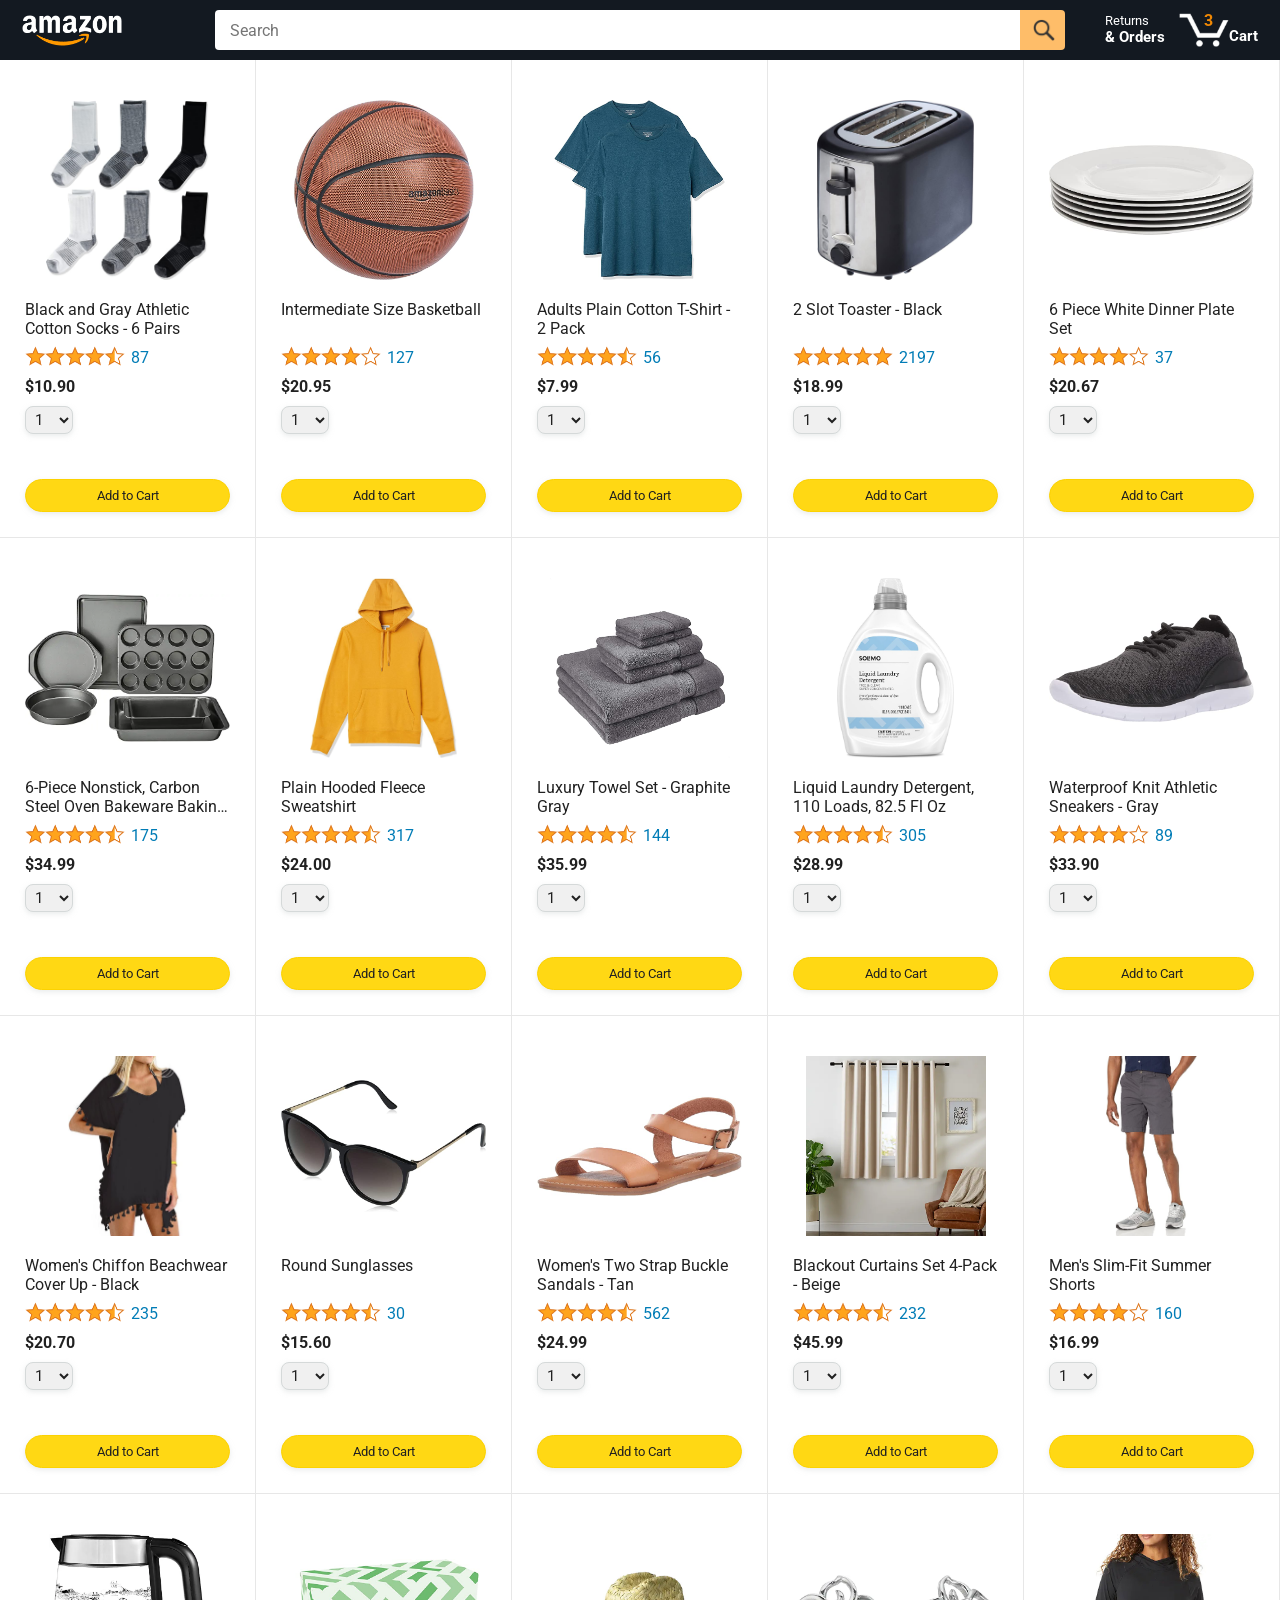
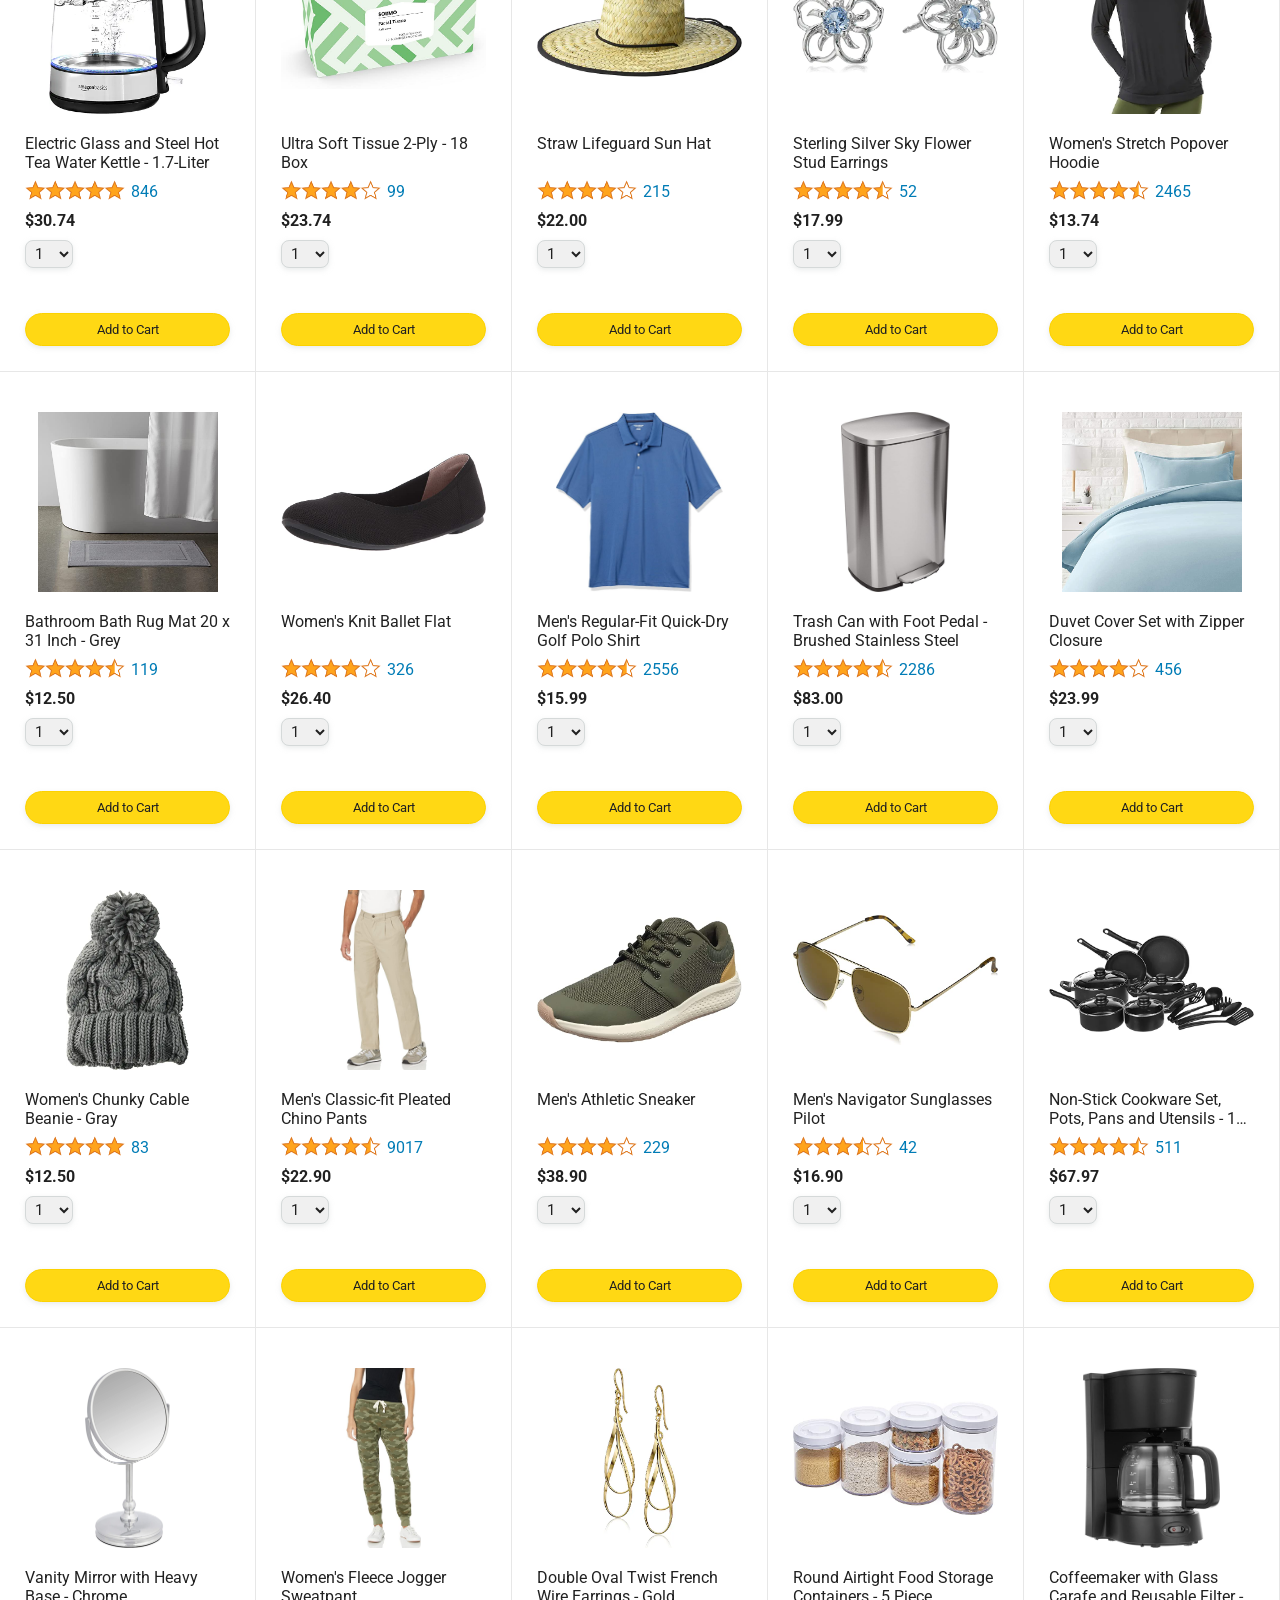
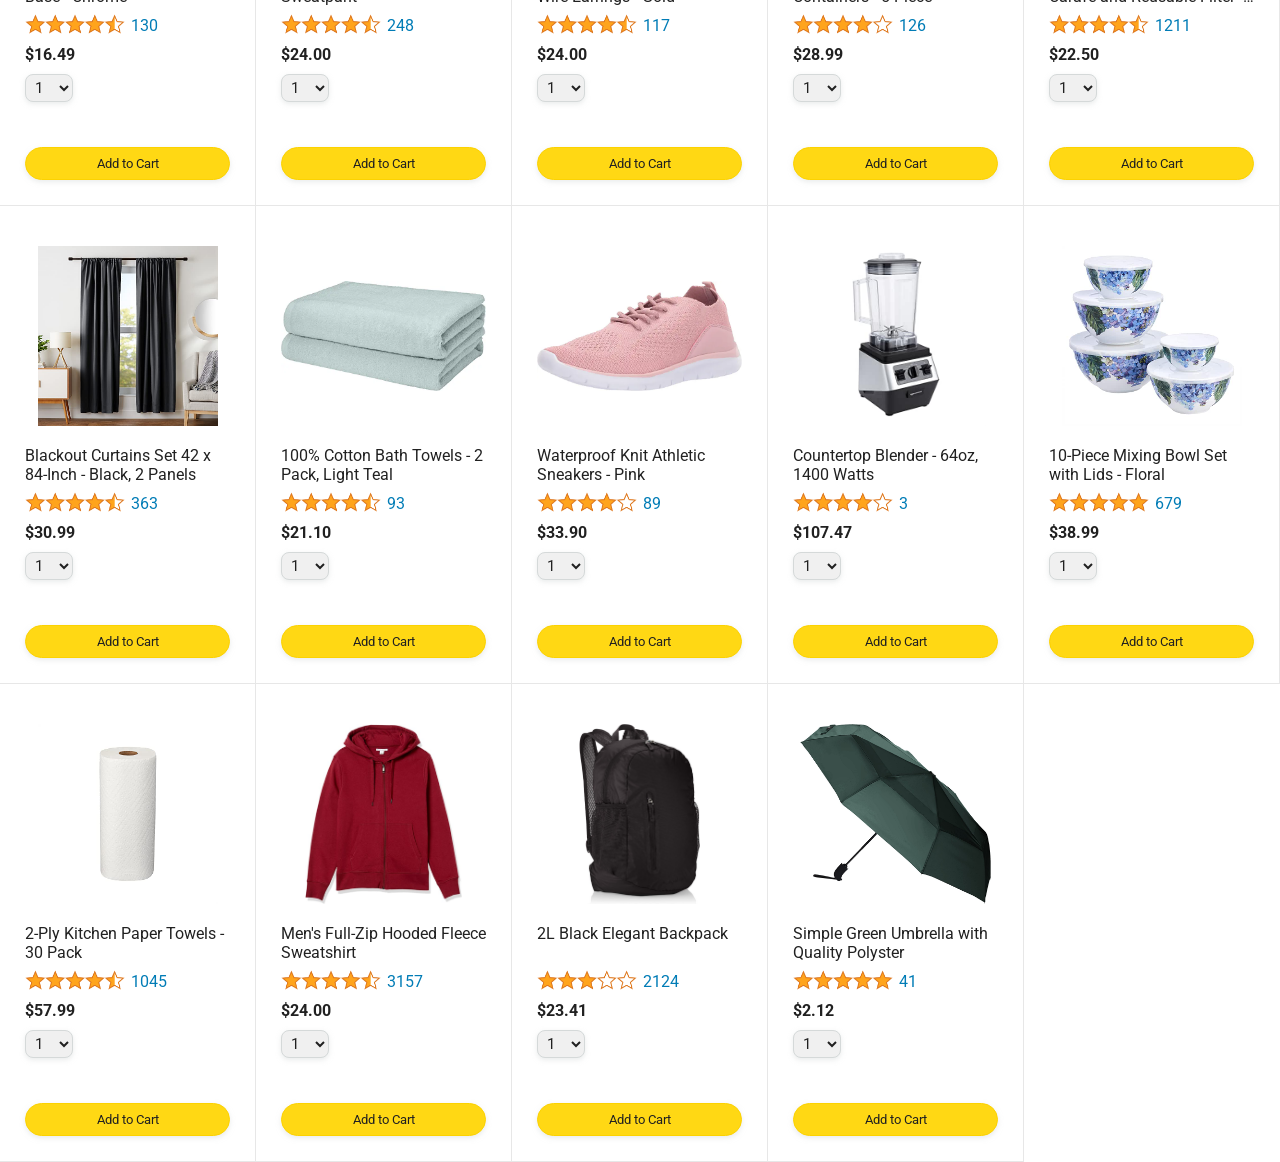
<file: index.html>
<!DOCTYPE html>
<html>
  <head>
    <title>Amazon Project</title>


    <meta name="viewport" content="width=device-width, initial-scale=1">

    <link rel="preconnect" href="https://fonts.googleapis.com">
    <link rel="preconnect" href="https://fonts.gstatic.com" crossorigin>
    <link href="https://fonts.googleapis.com/css2?family=Roboto:wght@400;500;700&display=swap" rel="stylesheet">

        <link rel="stylesheet" href="styles/shared/general.css">
    <link rel="stylesheet" href="styles/shared/amazon-header.css">
    <link rel="stylesheet" href="styles/pages/amazon.css">
  </head>
  <body>
    <div class="amazon-header">
      <div class="amazon-header-left-section">
      <a href="index.html" class="header-link">
          <img class="amazon-logo"
            src="images/amazon-logo-white.png">
          <img class="amazon-mobile-logo"
            src="images/amazon-mobile-logo-white.png">
        </a>
      </div>

      <div class="amazon-header-middle-section">
        <input class="search-bar" type="text" placeholder="Search">

        <button class="search-button">
          <img class="search-icon" src="images/icons/search-icon.png">
        </button>
      </div>

      <div class="amazon-header-right-section">
        <a class="orders-link header-link" href="orders.html">
          <span class="returns-text">Returns</span>
          <span class="orders-text">& Orders</span>
        </a>

        <a class="cart-link header-link" href="checkout.html">
          <img class="cart-icon" src="images/icons/cart-icon.png">
          <div class="cart-quantity js-cart-quantity"></div>
          <div class="cart-text">Cart</div>
        </a>
      </div>
    </div>
    
    <div class="main">
      <div class="products-grid js-products-grid">
        
      </div>
    </div>
    
    <script type="module" src="scripts/amazon.js"></script>
  </body>
</html>
</file>
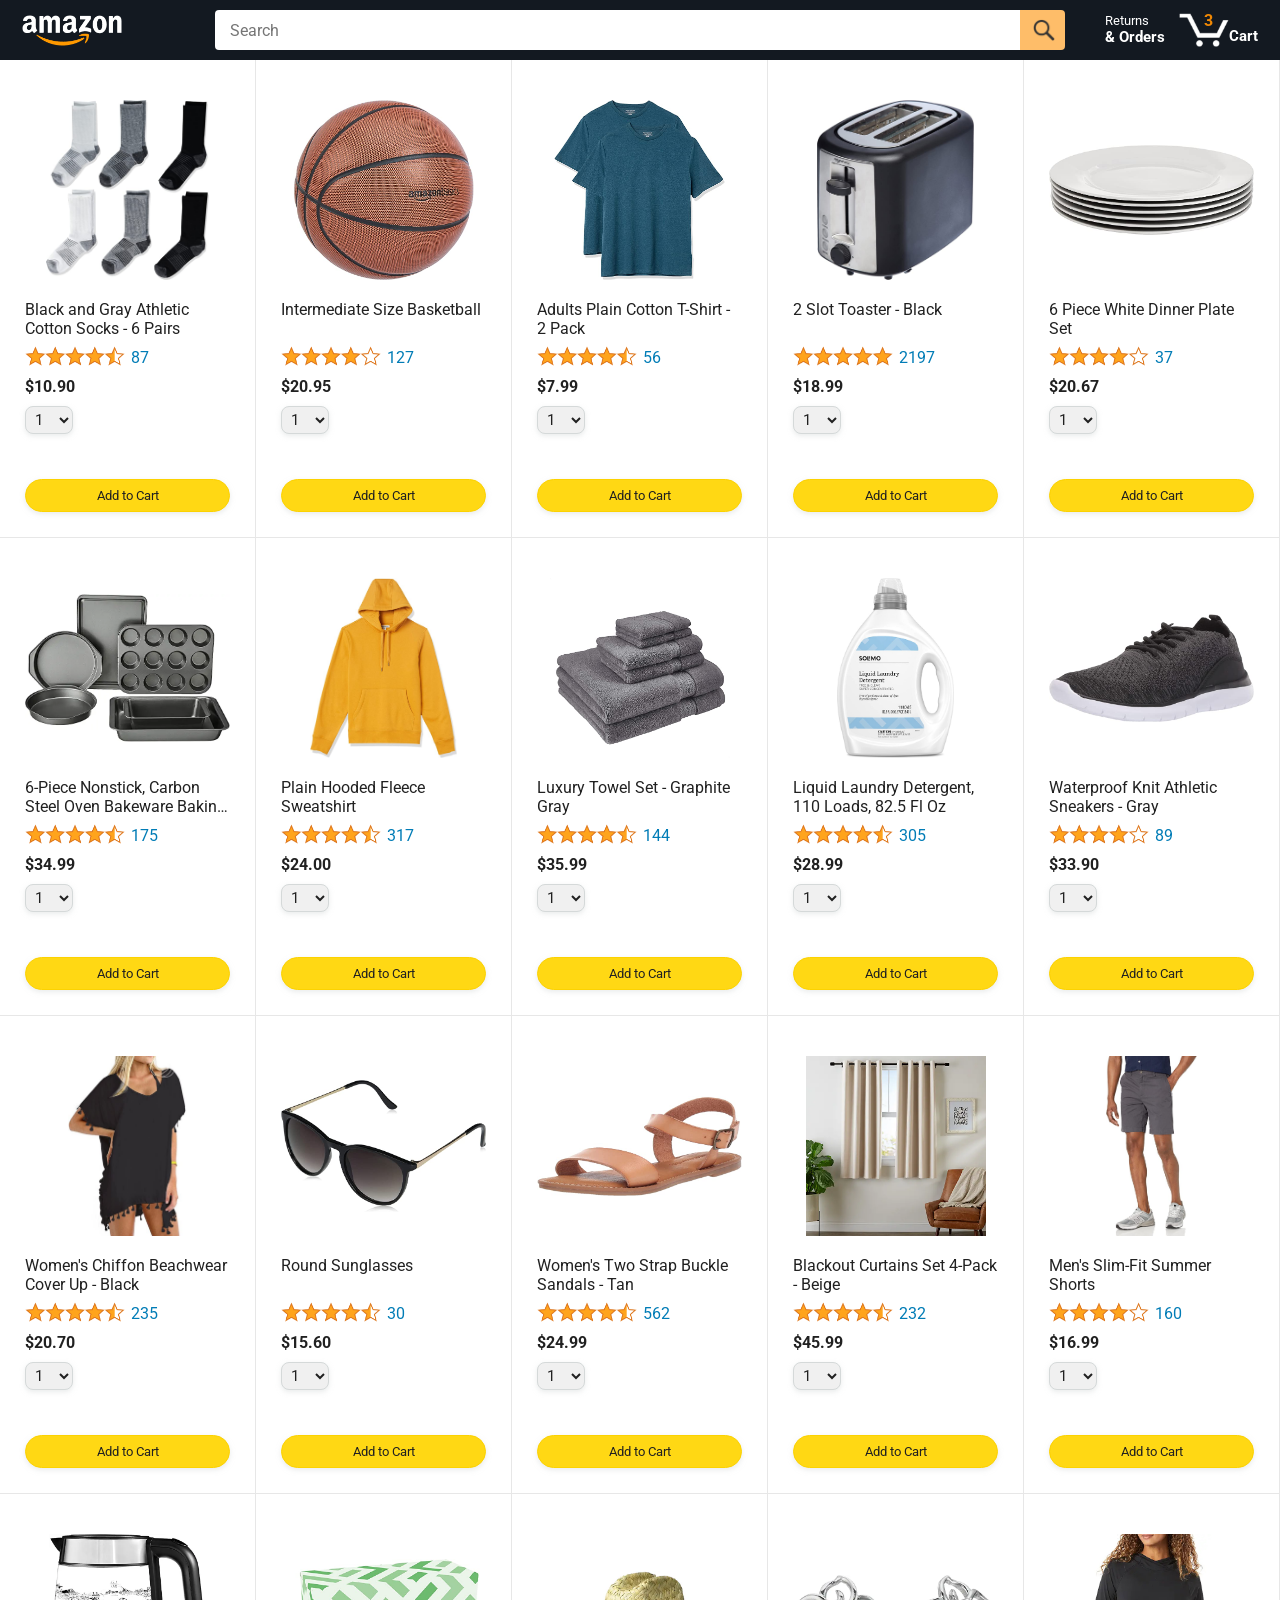
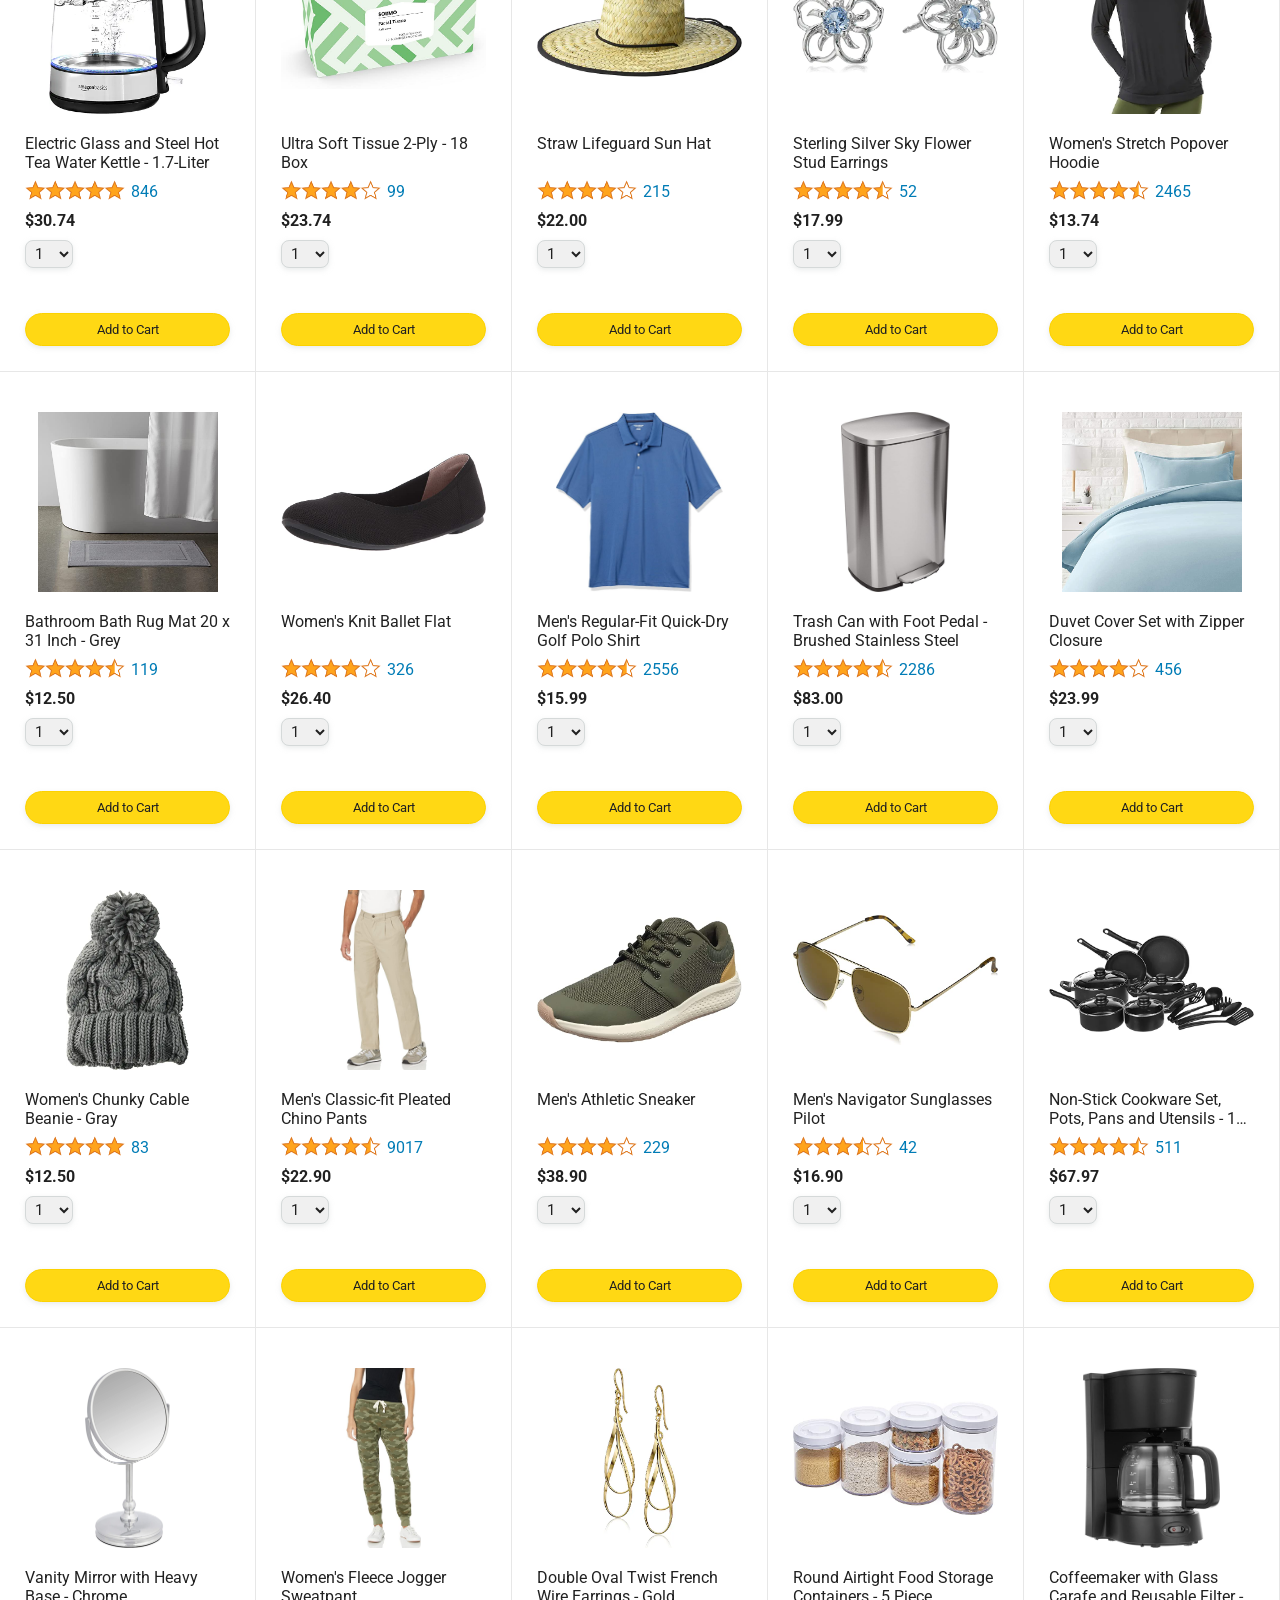
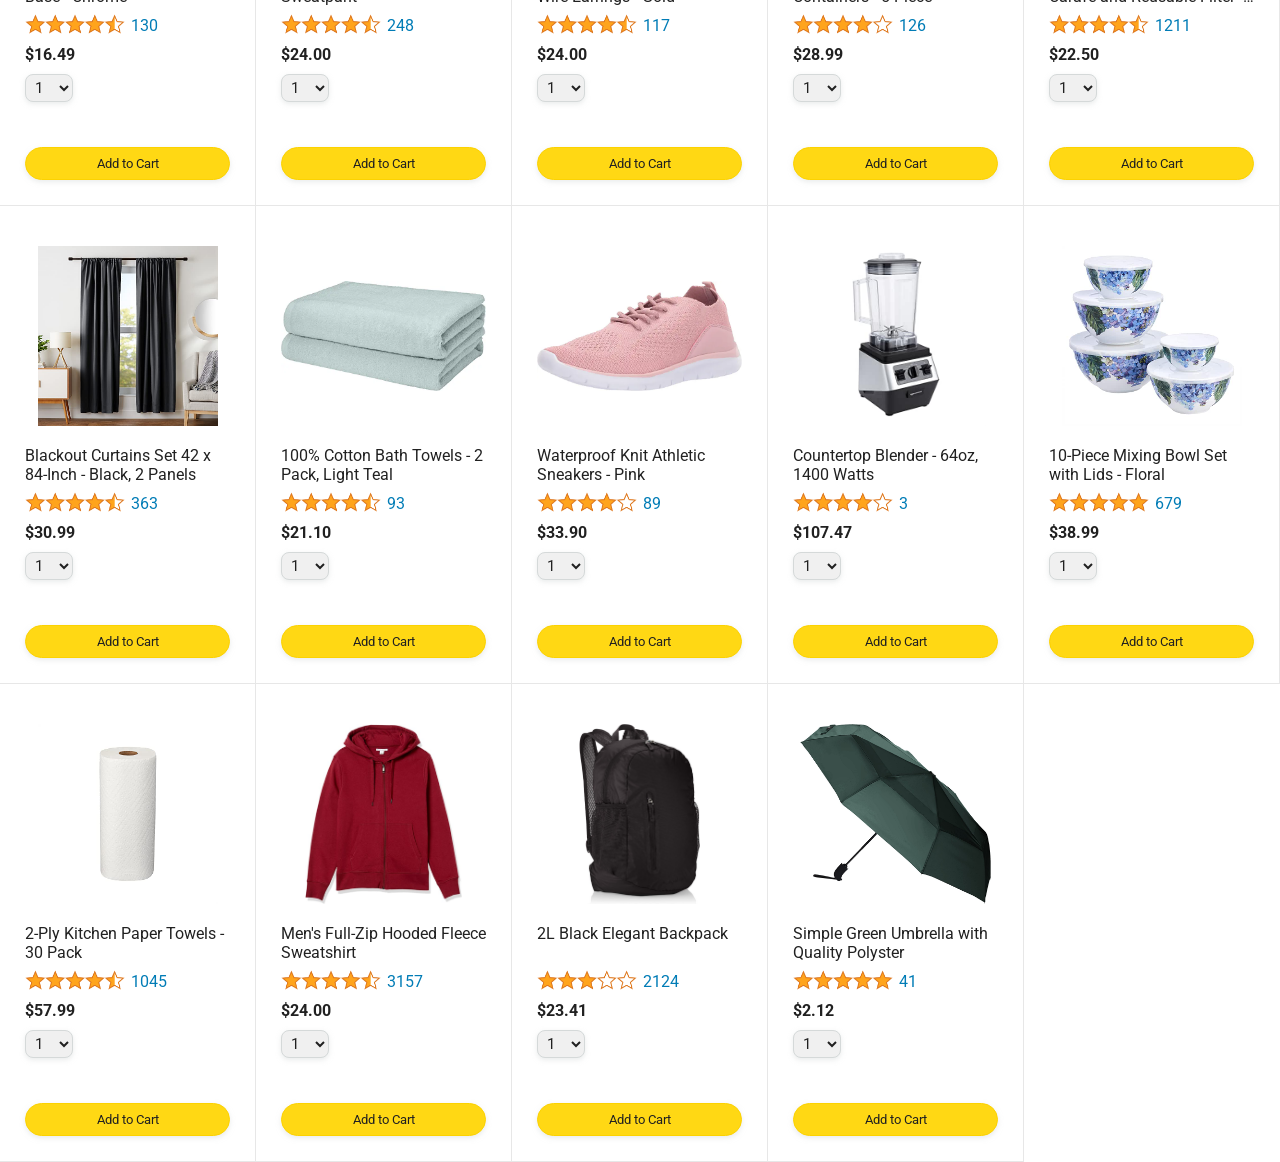
<file: amazon.html>
<!DOCTYPE html>
<html>
  <head>
    <title>Amazon Project</title>


    <meta name="viewport" content="width=device-width, initial-scale=1">

    <link rel="preconnect" href="https://fonts.googleapis.com">
    <link rel="preconnect" href="https://fonts.gstatic.com" crossorigin>
    <link href="https://fonts.googleapis.com/css2?family=Roboto:wght@400;500;700&display=swap" rel="stylesheet">

        <link rel="stylesheet" href="styles/shared/general.css">
    <link rel="stylesheet" href="styles/shared/amazon-header.css">
    <link rel="stylesheet" href="styles/pages/amazon.css">
  </head>
  <body>
    <div class="amazon-header">
      <div class="amazon-header-left-section">
        <a href="amazon.html" class="header-link">
          <img class="amazon-logo"
            src="images/amazon-logo-white.png">
          <img class="amazon-mobile-logo"
            src="images/amazon-mobile-logo-white.png">
        </a>
      </div>

      <div class="amazon-header-middle-section">
        <input class="search-bar" type="text" placeholder="Search">

        <button class="search-button">
          <img class="search-icon" src="images/icons/search-icon.png">
        </button>
      </div>

      <div class="amazon-header-right-section">
        <a class="orders-link header-link" href="orders.html">
          <span class="returns-text">Returns</span>
          <span class="orders-text">& Orders</span>
        </a>

        <a class="cart-link header-link" href="checkout.html">
          <img class="cart-icon" src="images/icons/cart-icon.png">
          <div class="cart-quantity js-cart-quantity"></div>
          <div class="cart-text">Cart</div>
        </a>
      </div>
    </div>
    
    <div class="main">
      <div class="products-grid js-products-grid">
        
      </div>
    </div>
    
    <script type="module" src="scripts/amazon.js"></script>
  </body>
</html>
</file>
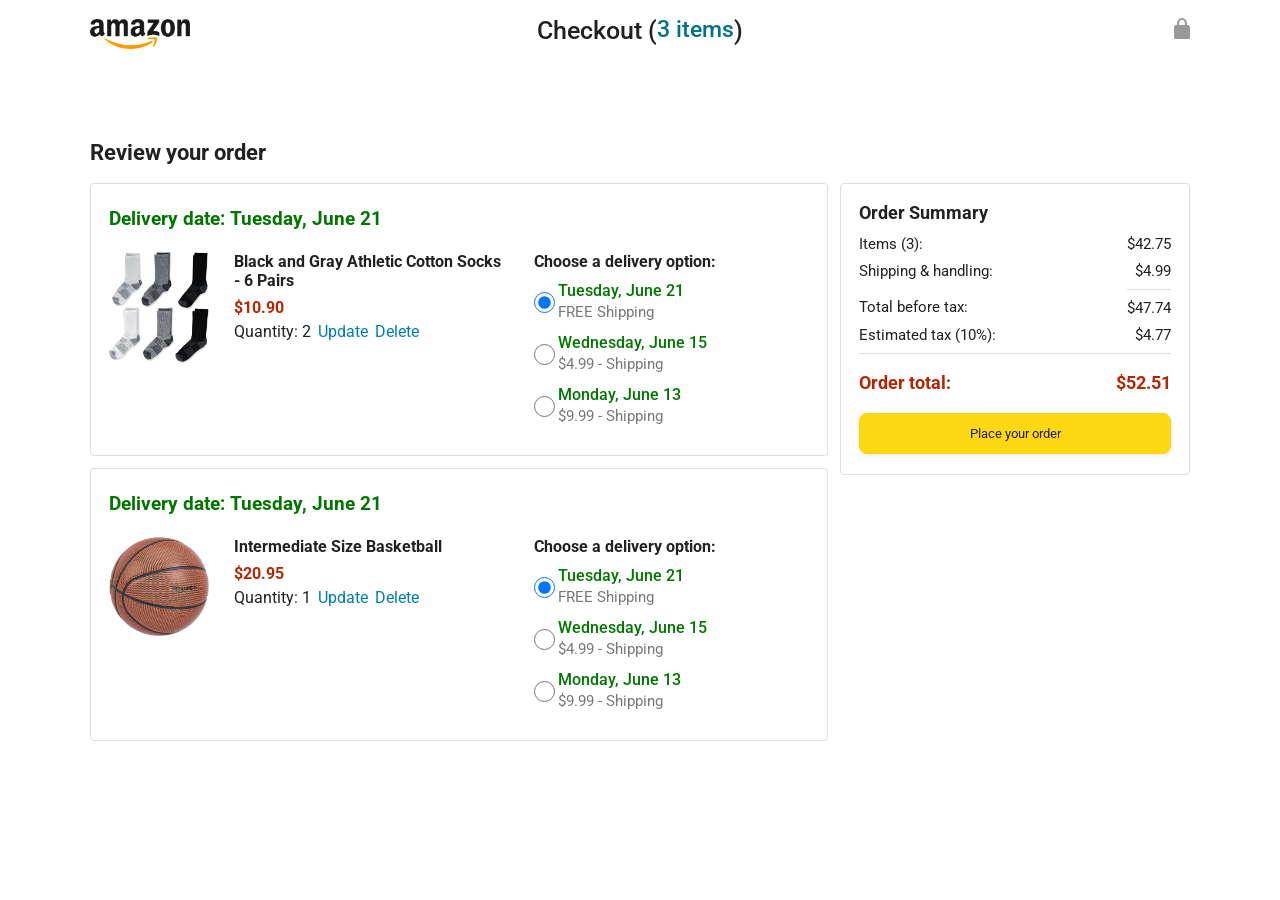
<file: checkout.html>
<!DOCTYPE html>
<html>
  <head>
    <title>Checkout</title>

   
    <meta name="viewport" content="width=device-width, initial-scale=1">

  
    <link rel="preconnect" href="https://fonts.googleapis.com">
    <link rel="preconnect" href="https://fonts.gstatic.com" crossorigin>
    <link href="https://fonts.googleapis.com/css2?family=Roboto:wght@400;500;700&display=swap" rel="stylesheet">

    <link rel="stylesheet" href="styles/shared/general.css">
    <link rel="stylesheet" href="styles/pages/checkout/checkout-header.css">
    <link rel="stylesheet" href="styles/pages/checkout/checkout.css">
  </head>
  <body>
    <div class="checkout-header">
      <div class="header-content">
        <div class="checkout-header-left-section">
          <a href="amazon.html">
            <img class="amazon-logo" src="images/amazon-logo.png">
            <img class="amazon-mobile-logo" src="images/amazon-mobile-logo.png">
          </a>
        </div>

        <div class="checkout-header-middle-section">
          Checkout (<a class="return-to-home-link js-return-to-home-link"
            href="amazon.html"></a>)
        </div>

        <div class="checkout-header-right-section">
          <img src="images/icons/checkout-lock-icon.png">
        </div>
      </div>
    </div>

    <div class="main">
      <div class="page-title">Review your order</div>

      <div class="checkout-grid">
        <div class="order-summary js-order-summary">
          
        </div>

        <div class="payment-summary">
          <div class="payment-summary-title">
            Order Summary
          </div>

          <div class="payment-summary-row">
            <div>Items (3):</div>
            <div class="payment-summary-money">$42.75</div>
          </div>

          <div class="payment-summary-row">
            <div>Shipping &amp; handling:</div>
            <div class="payment-summary-money">$4.99</div>
          </div>

          <div class="payment-summary-row subtotal-row">
            <div>Total before tax:</div>
            <div class="payment-summary-money">$47.74</div>
          </div>

          <div class="payment-summary-row">
            <div>Estimated tax (10%):</div>
            <div class="payment-summary-money">$4.77</div>
          </div>

          <div class="payment-summary-row total-row">
            <div>Order total:</div>
            <div class="payment-summary-money">$52.51</div>
          </div>

          <button class="place-order-button button-primary">
            Place your order
          </button>
        </div>
      </div>
    </div>

    <script  type="module" src="scripts/checkout.js"></script>
  </body>
</html>
</file>
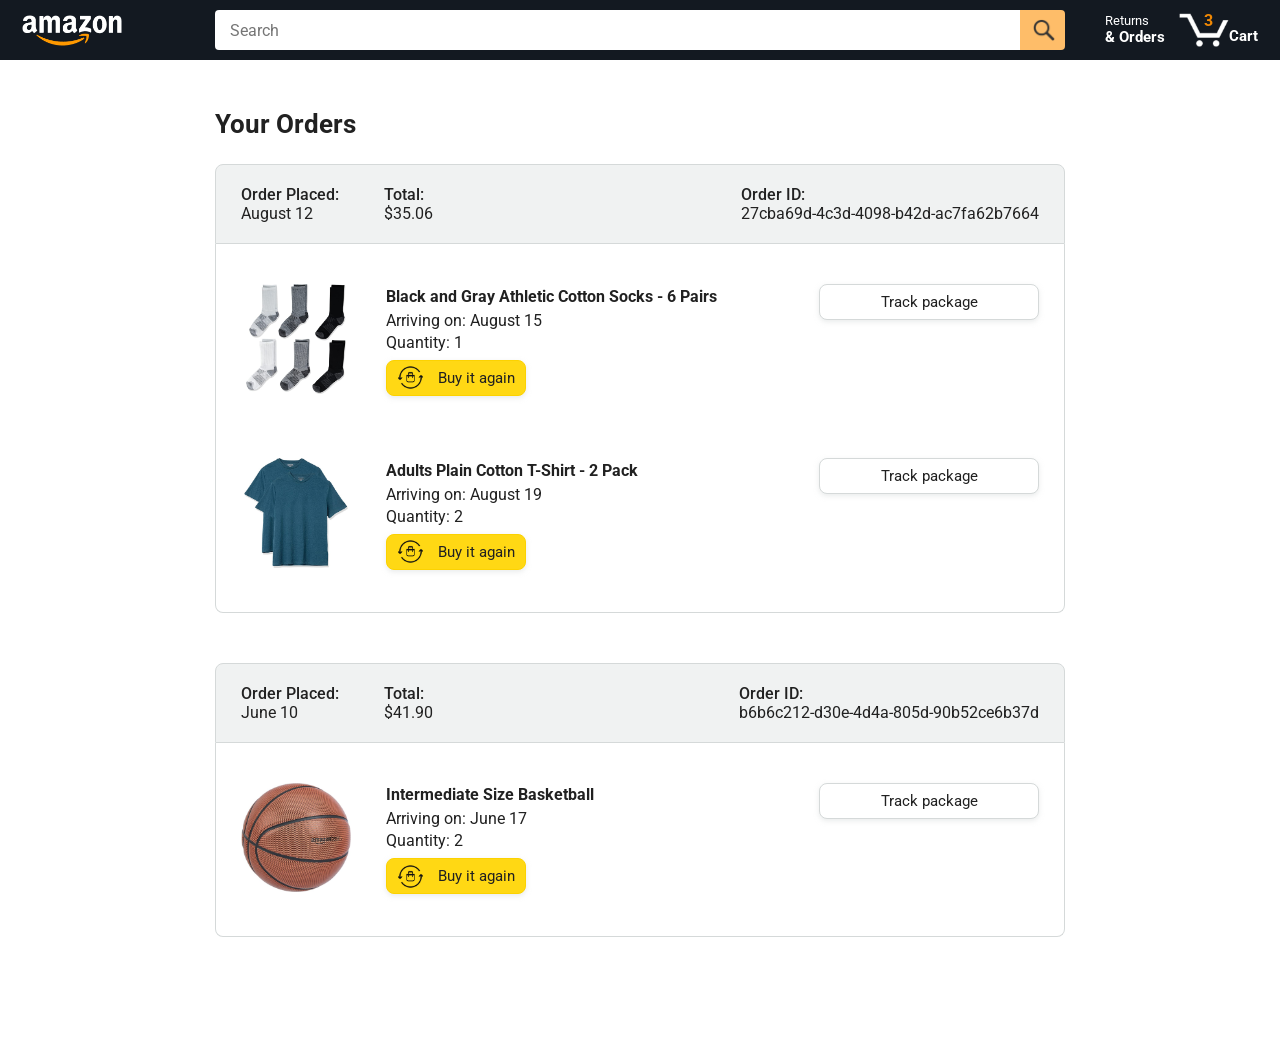
<file: orders.html>
<!DOCTYPE html>
<html>
  <head>
    <title>Orders</title>
->
    <meta name="viewport" content="width=device-width, initial-scale=1">

   
    <link rel="preconnect" href="https://fonts.googleapis.com">
    <link rel="preconnect" href="https://fonts.gstatic.com" crossorigin>
    <link href="https://fonts.googleapis.com/css2?family=Roboto:wght@400;500;700&display=swap" rel="stylesheet">

    <link rel="stylesheet" href="styles/shared/general.css">
    <link rel="stylesheet" href="styles/shared/amazon-header.css">
    <link rel="stylesheet" href="styles/pages/orders.css">
  </head>
  <body>
    <div class="amazon-header">
      <div class="amazon-header-left-section">
        <a href="amazon.html" class="header-link">
          <img class="amazon-logo"
            src="images/amazon-logo-white.png">
          <img class="amazon-mobile-logo"
            src="images/amazon-mobile-logo-white.png">
        </a>
      </div>

      <div class="amazon-header-middle-section">
        <input class="search-bar" type="text" placeholder="Search">

        <button class="search-button">
          <img class="search-icon" src="images/icons/search-icon.png">
        </button>
      </div>

      <div class="amazon-header-right-section">
        <a class="orders-link header-link" href="orders.html">
          <span class="returns-text">Returns</span>
          <span class="orders-text">& Orders</span>
        </a>

        <a class="cart-link header-link" href="checkout.html">
          <img class="cart-icon" src="images/icons/cart-icon.png">
          <div class="cart-quantity">3</div>
          <div class="cart-text">Cart</div>
        </a>
      </div>
    </div>

    <div class="main">
      <div class="page-title">Your Orders</div>

      <div class="orders-grid">
        <div class="order-container">
          
          <div class="order-header">
            <div class="order-header-left-section">
              <div class="order-date">
                <div class="order-header-label">Order Placed:</div>
                <div>August 12</div>
              </div>
              <div class="order-total">
                <div class="order-header-label">Total:</div>
                <div>$35.06</div>
              </div>
            </div>

            <div class="order-header-right-section">
              <div class="order-header-label">Order ID:</div>
              <div>27cba69d-4c3d-4098-b42d-ac7fa62b7664</div>
            </div>
          </div>

          <div class="order-details-grid">
            <div class="product-image-container">
              <img src="images/products/athletic-cotton-socks-6-pairs.jpg">
            </div>

            <div class="product-details">
              <div class="product-name">
                Black and Gray Athletic Cotton Socks - 6 Pairs
              </div>
              <div class="product-delivery-date">
                Arriving on: August 15
              </div>
              <div class="product-quantity">
                Quantity: 1
              </div>
              <button class="buy-again-button button-primary">
                <img class="buy-again-icon" src="images/icons/buy-again.png">
                <span class="buy-again-message">Buy it again</span>
              </button>
            </div>

            <div class="product-actions">
              <a href="tracking.html">
                <button class="track-package-button button-secondary">
                  Track package
                </button>
              </a>
            </div>

            <div class="product-image-container">
              <img src="images/products/adults-plain-cotton-tshirt-2-pack-teal.jpg">
            </div>

            <div class="product-details">
              <div class="product-name">
                Adults Plain Cotton T-Shirt - 2 Pack
              </div>
              <div class="product-delivery-date">
                Arriving on: August 19
              </div>
              <div class="product-quantity">
                Quantity: 2
              </div>
              <button class="buy-again-button button-primary">
                <img class="buy-again-icon" src="images/icons/buy-again.png">
                <span class="buy-again-message">Buy it again</span>
              </button>
            </div>

            <div class="product-actions">
              <a href="tracking.html">
                <button class="track-package-button button-secondary">
                  Track package
                </button>
              </a>
            </div>
          </div>
        </div>

        <div class="order-container">

          <div class="order-header">
            <div class="order-header-left-section">
              <div class="order-date">
                <div class="order-header-label">Order Placed:</div>
                <div>June 10</div>
              </div>
              <div class="order-total">
                <div class="order-header-label">Total:</div>
                <div>$41.90</div>
              </div>
            </div>

            <div class="order-header-right-section">
              <div class="order-header-label">Order ID:</div>
              <div>b6b6c212-d30e-4d4a-805d-90b52ce6b37d</div>
            </div>
          </div>

          <div class="order-details-grid">
            <div class="product-image-container">
              <img src="images/products/intermediate-composite-basketball.jpg">
            </div>

            <div class="product-details">
              <div class="product-name">
                Intermediate Size Basketball
              </div>
              <div class="product-delivery-date">
                Arriving on: June 17
              </div>
              <div class="product-quantity">
                Quantity: 2
              </div>
              <button class="buy-again-button button-primary">
                <img class="buy-again-icon" src="images/icons/buy-again.png">
                <span class="buy-again-message">Buy it again</span>
              </button>
            </div>

            <div class="product-actions">
              <a href="tracking.html">
                <button class="track-package-button button-secondary">
                  Track package
                </button>
              </a>
            </div>
          </div>
        </div>
      </div>
    </div>
  </body>
</html>
</file>
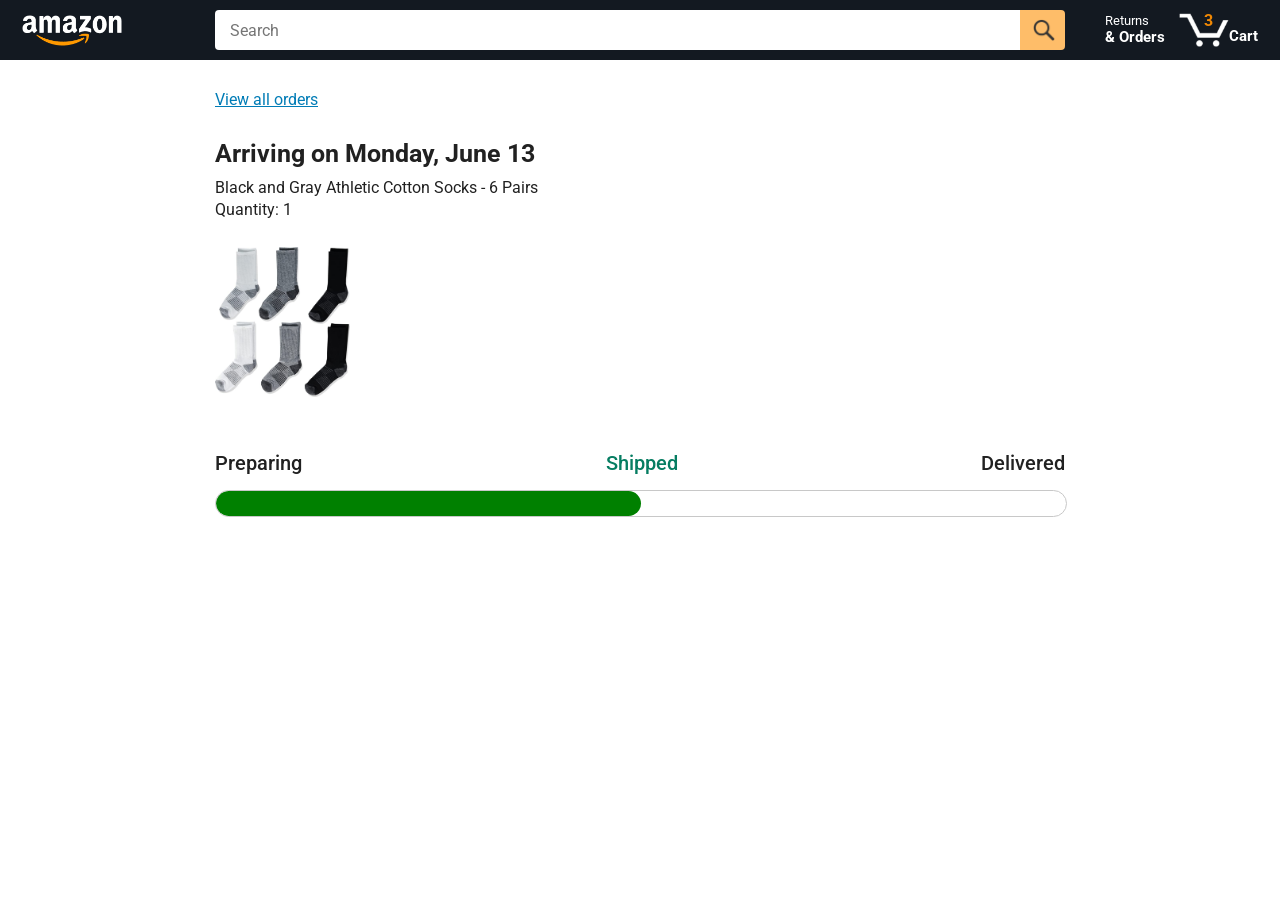
<file: tracking.html>
<!DOCTYPE html>
<html>
  <head>
    <title>Tracking</title>

    
    <meta name="viewport" content="width=device-width, initial-scale=1">

    
    <link rel="preconnect" href="https://fonts.googleapis.com">
    <link rel="preconnect" href="https://fonts.gstatic.com" crossorigin>
    <link href="https://fonts.googleapis.com/css2?family=Roboto:wght@400;500;700&display=swap" rel="stylesheet">

    
    <link rel="stylesheet" href="styles/shared/general.css">
    <link rel="stylesheet" href="styles/shared/amazon-header.css">
    <link rel="stylesheet" href="styles/pages/tracking.css">
  </head>
  <body>
    <div class="amazon-header">
      <div class="amazon-header-left-section">
        <a href="amazon.html" class="header-link">
          <img class="amazon-logo"
            src="images/amazon-logo-white.png">
          <img class="amazon-mobile-logo"
            src="images/amazon-mobile-logo-white.png">
        </a>
      </div>

      <div class="amazon-header-middle-section">
        <input class="search-bar" type="text" placeholder="Search">

        <button class="search-button">
          <img class="search-icon" src="images/icons/search-icon.png">
        </button>
      </div>

      <div class="amazon-header-right-section">
        <a class="orders-link header-link" href="orders.html">
          <span class="returns-text">Returns</span>
          <span class="orders-text">& Orders</span>
        </a>

        <a class="cart-link header-link" href="checkout.html">
          <img class="cart-icon" src="images/icons/cart-icon.png">
          <div class="cart-quantity">3</div>
          <div class="cart-text">Cart</div>
        </a>
      </div>
    </div>

    <div class="main">
      <div class="order-tracking">
        <a class="back-to-orders-link link-primary" href="orders.html">
          View all orders
        </a>

        <div class="delivery-date">
          Arriving on Monday, June 13
        </div>

        <div class="product-info">
          Black and Gray Athletic Cotton Socks - 6 Pairs
        </div>

        <div class="product-info">
          Quantity: 1
        </div>

        <img class="product-image" src="images/products/athletic-cotton-socks-6-pairs.jpg">

        <div class="progress-labels-container">
          <div class="progress-label">
            Preparing
          </div>
          <div class="progress-label current-status">
            Shipped
          </div>
          <div class="progress-label">
            Delivered
          </div>
        </div>

        <div class="progress-bar-container">
          <div class="progress-bar"></div>
        </div>
      </div>
    </div>
  </body>
</html>
</file>
<file: styles/shared/general.css>
body {
  font-family: Roboto, Arial;
  color: rgb(33, 33, 33);
  /* The <body> element has a default margin of 8px
     on all sides. This removes the default margins. */
  margin: 0;
}

/* <p> elements have a default margin on the top
   and bottom. This removes the default margins. */
p {
  margin: 0;
}

button {
  cursor: pointer;
}

select {
  cursor: pointer;
}

input, select, button {
  font-family: Roboto, Arial;
}

.button-primary {
  color: rgb(33, 33, 33);
  background-color: rgb(255, 216, 20);
  border: 1px solid rgb(252, 210, 0);
  border-radius: 8px;
  cursor: pointer;
  box-shadow: 0 2px 5px rgba(213, 217, 217, 0.5);
}

.button-primary:hover {
  background-color: rgb(247, 202, 0);
  border: 1px solid rgb(242, 194, 0);
}

.button-primary:active {
  background: rgb(255, 216, 20);
  border-color: rgb(252, 210, 0);
  box-shadow: none;
}

.button-secondary {
  color: rgb(33, 33, 33);
  background: white;
  border: 1px solid rgb(213, 217, 217);
  border-radius: 8px;
  cursor: pointer;
  box-shadow: 0 2px 5px rgba(213, 217, 217, 0.5);
}

.button-secondary:hover {
  background-color: rgb(247, 250, 250);
}

.button-secondary:active {
  background-color: rgb(237, 253, 255);
  box-shadow: none;
}

/* These styles will limit text to 2 lines. Anything
   beyond 2 lines will be replaced with "..."
   You can find this code by using an A.I. tool or by
   searching in Google.
   https://css-tricks.com/almanac/properties/l/line-clamp/ */
.limit-text-to-2-lines {
  display: -webkit-box;
  -webkit-line-clamp: 2;
  -webkit-box-orient: vertical;
  overflow: hidden;
}

.link-primary {
  color: rgb(1, 124, 182);
  cursor: pointer;
}

.link-primary:hover {
  color: rgb(196, 80, 0);
}

/* Styles for dropdown selectors. */
select {
  color: rgb(33, 33, 33);
  background-color: rgb(240, 240, 240);
  border: 1px solid rgb(213, 217, 217);
  border-radius: 8px;
  padding: 3px 5px;
  font-size: 15px;
  cursor: pointer;
  box-shadow: 0 2px 5px rgba(213, 217, 217, 0.5);
}

select:focus,
input:focus {
  outline: 2px solid rgb(255, 153, 0);
}
</file>
<file: styles/shared/amazon-header.css>
.amazon-header {
  background-color: rgb(19, 25, 33);
  color: white;
  padding-left: 15px;
  padding-right: 15px;

  display: flex;
  align-items: center;
  justify-content: space-between;

  position: fixed;
  top: 0;
  left: 0;
  right: 0;
  height: 60px;
}

.amazon-header-left-section {
  width: 180px;
}

@media (max-width: 800px) {
  .amazon-header-left-section {
    width: unset;
  }
}

.header-link {
  display: inline-block;
  padding: 6px;
  border-radius: 2px;
  cursor: pointer;
  text-decoration: none;
  border: 1px solid rgba(0, 0, 0, 0);
}

.header-link:hover {
  border: 1px solid white;
}

.amazon-logo {
  width: 100px;
  margin-top: 5px;
}

.amazon-mobile-logo {
  display: none;
}

@media (max-width: 575px) {
  .amazon-logo {
    display: none;
  }

  .amazon-mobile-logo {
    display: block;
    height: 35px;
    margin-top: 5px;
  }
}

.amazon-header-middle-section {
  flex: 1;
  max-width: 850px;
  margin-left: 10px;
  margin-right: 10px;
  display: flex;
}

.search-bar {
  flex: 1;
  width: 0;
  font-size: 16px;
  height: 38px;
  padding-left: 15px;
  border: none;
  border-top-left-radius: 4px;
  border-bottom-left-radius: 4px;
  border-top-right-radius: 0;
  border-bottom-right-radius: 0;
}

.search-button {
  background-color: rgb(254, 189, 105);
  border: none;
  width: 45px;
  height: 40px;
  border-top-right-radius: 4px;
  border-bottom-right-radius: 4px;
  flex-shrink: 0;
}

.search-icon {
  height: 22px;
  margin-left: 2px;
  margin-top: 3px;
}

.amazon-header-right-section {
  width: 180px;
  flex-shrink: 0;
  display: flex;
  justify-content: end;
}

.orders-link {
  color: white;
}

.returns-text {
  display: block;
  font-size: 13px;
}

.orders-text {
  display: block;
  font-size: 15px;
  font-weight: 700;
}

.cart-link {
  color: white;
  display: flex;
  align-items: center;
  position: relative;
}

.cart-icon {
  width: 50px;
}

.cart-text {
  margin-top: 12px;
  font-size: 15px;
  font-weight: 700;
}

.cart-quantity {
  color: rgb(240, 136, 4);
  font-size: 16px;
  font-weight: 700;

  position: absolute;
  top: 4px;
  left: 22px;
  
  width: 26px;
  text-align: center;
}
</file>
<file: styles/pages/amazon.css>
.main {
  margin-top: 60px;
}

.products-grid {
  display: grid;

  /* - In CSS Grid, 1fr means a column will take up the
       remaining space in the grid.
     - If we write 1fr 1fr ... 1fr; 8 times, this will
       divide the grid into 8 columns, each taking up an
       equal amount of the space.
     - repeat(8, 1fr); is a shortcut for repeating "1fr"
       8 times (instead of typing out "1fr" 8 times).
       repeat(...) is a special property that works with
       display: grid; */
  grid-template-columns: repeat(8, 1fr);
}

/* @media is used to create responsive design (making the
   website look good on any screen size). This @media
   means when the screen width is 2000px or less, we
   will divide the grid into 7 columns instead of 8. */
@media (max-width: 2000px) {
  .products-grid {
    grid-template-columns: repeat(7, 1fr);
  }
}

/* This @media means when the screen width is 1600px or
   less, we will divide the grid into 6 columns. */
@media (max-width: 1600px) {
  .products-grid {
    grid-template-columns: repeat(6, 1fr);
  }
}

@media (max-width: 1300px) {
  .products-grid {
    grid-template-columns: repeat(5, 1fr);
  }
}

@media (max-width: 1000px) {
  .products-grid {
    grid-template-columns: repeat(4, 1fr);
  }
}

@media (max-width: 800px) {
  .products-grid {
    grid-template-columns: repeat(3, 1fr);
  }
}

@media (max-width: 575px) {
  .products-grid {
    grid-template-columns: repeat(2, 1fr);
  }
}

@media (max-width: 450px) {
  .products-grid {
    grid-template-columns: 1fr;
  }
}

.product-container {
  padding-top: 40px;
  padding-bottom: 25px;
  padding-left: 25px;
  padding-right: 25px;

  border-right: 1px solid rgb(231, 231, 231);
  border-bottom: 1px solid rgb(231, 231, 231);

  display: flex;
  flex-direction: column;
}

.product-image-container {
  display: flex;
  justify-content: center;
  align-items: center;

  height: 180px;
  margin-bottom: 20px;
}

.product-image {
  /* Images will overflow their container by default. To
    prevent this, we set max-width and max-height to 100%
    so they stay inside their container. */
  max-width: 100%;
  max-height: 100%;
}

.product-name {
  height: 40px;
  margin-bottom: 5px;
}

.product-rating-container {
  display: flex;
  align-items: center;
  margin-bottom: 10px;
}

.product-rating-stars {
  width: 100px;
  margin-right: 6px;
}

.product-rating-count {
  color: rgb(1, 124, 182);
  cursor: pointer;
  margin-top: 3px;
}

.product-price {
  font-weight: 700;
  margin-bottom: 10px;
}

.product-quantity-container {
  margin-bottom: 17px;
}

.product-spacer {
  flex: 1;
}

.added-to-cart {
  color: rgb(6, 125, 98);
  font-size: 16px;

  display: flex;
  align-items: center;
  margin-bottom: 8px;

  /* At first, the "Added to cart" message will
     be invisible. Use JavaScript to change the
     opacity and make it visible. */
  opacity: 0;
}

.added-to-cart-after {
  opacity: 1;
}

.added-to-cart img {
  height: 20px;
  margin-right: 5px;
}

.add-to-cart-button {
  width: 100%;
  padding: 8px;
  border-radius: 50px;
}
</file>
<file: styles/pages/checkout/checkout-header.css>
.checkout-header {
  height: 60px;
  padding-left: 30px;
  padding-right: 30px;
  background-color: white;

  display: flex;
  justify-content: center;

  position: fixed;
  top: 0;
  left: 0;
  right: 0;
  z-index: 1000;
}

.header-content {
  width: 100%;
  max-width: 1100px;

  display: flex;
  align-items: center;
}

.checkout-header-left-section {
  width: 150px;
}

.amazon-logo {
  width: 100px;
  margin-top: 12px;
}

.amazon-mobile-logo {
  display: none;
}

/* @media is used to create responsive design (making the
   website look good on any screen size). This @media
   means when the screen width is 575px or less, different
   styles (inside the {...}) will be applied. */
@media (max-width: 575px) {
  .checkout-header-left-section {
    width: auto;
  }

  .amazon-logo {
    display: none;
  }

  .amazon-mobile-logo {
    display: inline-block;
    height: 35px;
    margin-top: 5px;
  }
}

.checkout-header-middle-section {
  flex: 1;
  flex-shrink: 0;
  text-align: center;

  font-size: 25px;
  font-weight: 500;

  display: flex;
  justify-content: center;
}

.return-to-home-link {
  color: rgb(0, 113, 133);
  font-size: 23px;
  text-decoration: none;
  cursor: pointer;
}

@media (max-width: 1000px) {
  .checkout-header-middle-section {
    font-size: 20px;
    margin-right: 60px;
  }

  .return-to-home-link {
    font-size: 18px;
  }
}

@media (max-width: 575px) {
  .checkout-header-middle-section {
    margin-right: 5px;
  }
}

.checkout-header-right-section {
  text-align: right;
  width: 150px;
}

@media (max-width: 1000px) {
  .checkout-header-right-section {
    width: auto;
  }
}
</file>
<file: styles/pages/checkout/checkout.css>
.main {
  max-width: 1100px;
  padding-left: 30px;
  padding-right: 30px;

  margin-top: 140px;
  margin-bottom: 100px;

  /* margin-left: auto;
     margin-right auto;
     Is a trick for centering an element horizontally
     without needing a container. */
  margin-left: auto;
  margin-right: auto;
}

.page-title {
  font-weight: 700;
  font-size: 22px;
  margin-bottom: 18px;
}

.checkout-grid {
  display: grid;
  /* Here, 1fr means the first column will take
     up the remaining space in the grid. */
  grid-template-columns: 1fr 350px;
  column-gap: 12px;

  /* Use align-items: start; to prevent the elements
     in the grid from stretching vertically. */
  align-items: start;
}

@media (max-width: 1000px) {
  .main {
    max-width: 500px;
  }

  .checkout-grid {
    grid-template-columns: 1fr;
  }
}

.cart-item-container,
.payment-summary {
  border: 1px solid rgb(222, 222, 222);
  border-radius: 4px;
  padding: 18px;
}

.cart-item-container {
  margin-bottom: 12px;
}

.payment-summary {
  padding-bottom: 5px;
}

@media (max-width: 1000px) {
  .payment-summary {
    /* grid-row: 1 means this element will be placed into row
      1 in the grid. (Normally, the row that an element is
      placed in is determined by the order of the elements in
      the HTML. grid-row overrides this default ordering). */
    grid-row: 1;
    margin-bottom: 12px;
  }
}

.delivery-date {
  color: rgb(0, 118, 0);
  font-weight: 700;
  font-size: 19px;
  margin-top: 5px;
  margin-bottom: 22px;
}

.cart-item-details-grid {
  display: grid;
  /* 100px 1fr 1fr; means the 2nd and 3rd column will
     take up half the remaining space in the grid
     (they will divide up the remaining space evenly). */
  grid-template-columns: 100px 1fr 1fr;
  column-gap: 25px;
}

@media (max-width: 1000px) {
  .cart-item-details-grid {
    grid-template-columns: 100px 1fr;
    row-gap: 30px;
  }
}

.product-image {
  max-width: 100%;
  max-height: 120px;

  /* margin-left: auto;
     margin-right auto;
     Is a trick for centering an element horizontally
     without needing a container. */
  margin-left: auto;
  margin-right: auto;
}

.product-name {
  font-weight: 700;
  margin-bottom: 8px;
}

.product-price {
  color: rgb(177, 39, 4);
  font-weight: 700;
  margin-bottom: 5px;
}

.product-quantity .link-primary {
  margin-left: 3px;
}

@media (max-width: 1000px) {
  .delivery-options {
    /* grid-column: 1 means this element will be placed
       in column 1 in the grid. (Normally, the column that
       an element is placed in is determined by the order
       of the elements in the HTML. grid-column overrides
       this default ordering).
       
       / span 2 means this element will take up 2 columns
       in the grid (Normally, each element takes up 1
       column in the grid). */
    grid-column: 1 / span 2;
  }
}

.delivery-options-title {
  font-weight: 700;
  margin-bottom: 10px;
}

.delivery-option {
  display: grid;
  grid-template-columns: 24px 1fr;
  margin-bottom: 12px;
  cursor: pointer;
}

.delivery-option-input {
  margin-left: 0px;
  cursor: pointer;
}

.delivery-option-date {
  color: rgb(0, 118, 0);
  font-weight: 500;
  margin-bottom: 3px;
}

.delivery-option-price {
  color: rgb(120, 120, 120);
  font-size: 15px;
}

.payment-summary-title {
  font-weight: 700;
  font-size: 18px;
  margin-bottom: 12px;
}

.payment-summary-row {
  display: grid;
  /* 1fr auto; means the width of the 2nd column will be
     determined by the elements inside the column (auto).
     The 1st column will take up the remaining space. */
  grid-template-columns: 1fr auto;

  font-size: 15px;
  margin-bottom: 9px;
}

.payment-summary-money {
  text-align: right;
}

.subtotal-row .payment-summary-money {
  border-top: 1px solid rgb(222, 222, 222);
}

.subtotal-row div {
  padding-top: 9px;
}

.total-row {
  color: rgb(177, 39, 4);
  font-weight: 700;
  font-size: 18px;

  border-top: 1px solid rgb(222, 222, 222);
  padding-top: 18px;
}

.place-order-button {
  width: 100%;
  padding-top: 12px;
  padding-bottom: 12px;
  border-radius: 8px;

  margin-top: 11px;
  margin-bottom: 15px;
}

.quantity-input {
  width: 30px;
}

.quantity-input ,.save-quantity-link {
  display: none;
}

.is-editing-quantity .quantity-input , .is-editing-quantity .link-primary {
  display: initial;
}

.is-editing-quantity .update-quantity-link,
  .is-editing-quantity .quantity-label{
  display: none;
}

.validation-text {
  color: red;
  font-size: 13px;
}
</file>
<file: styles/pages/orders.css>
.main {
  max-width: 850px;
  margin-top: 90px;
  margin-bottom: 100px;
  padding-left: 20px;
  padding-right: 20px;

  /* margin-left: auto;
     margin-right auto;
     Is a trick for centering an element horizontally
     without needing a container. */
  margin-left: auto;
  margin-right: auto;
}

.page-title {
  font-weight: 700;
  font-size: 26px;
  margin-bottom: 25px;
}

.orders-grid {
  display: grid;
  grid-template-columns: 1fr;
  row-gap: 50px;
}

.order-header {
  background-color: rgb(240, 242, 242);
  border: 1px solid rgb(213, 217, 217);

  display: flex;
  align-items: center;
  justify-content: space-between;

  padding: 20px 25px;
  border-top-left-radius: 8px;
  border-top-right-radius: 8px;
}

.order-header-left-section {
  display: flex;
  flex-shrink: 0;
}

.order-header-label {
  font-weight: 500;
}

.order-date,
.order-total {
  margin-right: 45px;
}

.order-header-right-section {
  flex-shrink: 1;
}

@media (max-width: 575px) {
  .order-header {
    flex-direction: column;
    align-items: start;
    line-height: 23px;
    padding: 15px;
  }

  .order-header-left-section {
    flex-direction: column;
  }

  .order-header-label {
    margin-right: 5px;
  }

  .order-date,
  .order-total {
    display: grid;
    grid-template-columns: auto 1fr;
    margin-right: 0;
  }

  .order-header-right-section {
    display: grid;
    grid-template-columns: auto 1fr;
  }
}

.order-details-grid {
  padding: 40px 25px;
  border: 1px solid rgb(213, 217, 217);
  border-top: none;
  border-bottom-left-radius: 8px;
  border-bottom-right-radius: 8px;

  display: grid;
  grid-template-columns: 110px 1fr 220px;
  column-gap: 35px;
  row-gap: 60px;
  align-items: center;
}

@media (max-width: 800px) {
  .order-details-grid {
    grid-template-columns: 110px 1fr;
    row-gap: 0;
    padding-bottom: 8px;
  }
}

@media (max-width: 450px) {
  .order-details-grid {
    grid-template-columns: 1fr;
  }
}

.product-image-container {
  text-align: center;
}

.product-image-container img {
  max-width: 110px;
  max-height: 110px;
}

.product-name {
  font-weight: 700;
  margin-bottom: 5px;
}

.product-delivery-date {
  margin-bottom: 3px;
}

.product-quantity {
  margin-bottom: 8px;
}

.buy-again-button {
  font-size: 15px;
  width: 140px;
  height: 36px;
  border-radius: 8px;

  display: flex;
  align-items: center;
  justify-content: center;
}

.buy-again-icon {
  width: 25px;
  margin-right: 15px;
}

.product-actions {
  align-self: start;
}

.track-package-button {
  width: 100%;
  font-size: 15px;
  padding: 8px;
}

@media (max-width: 800px) {
  .buy-again-button {
    margin-bottom: 10px;
  }

  .product-actions {
    /* grid-column: 2 means this element will be placed
       in column 2 in the grid. (Normally, the column that
       an element is placed in is determined by the order
       of the elements in the HTML. grid-column overrides
       this default ordering). */
    grid-column: 2;
    margin-bottom: 30px;
  }

  .track-package-button {
    width: 140px;
  }
}

@media (max-width: 450px) {
  .product-image-container {
    text-align: center;
    margin-bottom: 25px;
  }

  .product-image-container img {
    max-width: 150px;
    max-height: 150px;
  }

  .product-name {
    margin-bottom: 10px;
  }

  .product-quantity {
    margin-bottom: 15px;
  }

  .buy-again-button {
    width: 100%;
    margin-bottom: 15px;
  }

  .product-actions {
    /* grid-column: auto; undos grid-column: 2; from above.
       This element will now be placed in its normal column
       in the grid. */
    grid-column: auto;
    margin-bottom: 70px;
  }

  .track-package-button {
    width: 100%;
    padding: 12px;
  }
}
</file>
<file: styles/pages/tracking.css>
.main {
  max-width: 850px;
  margin-top: 90px;
  margin-bottom: 100px;
  padding-left: 30px;
  padding-right: 30px;

  /* margin-left: auto;
     margin-right auto;
     Is a trick for centering an element horizontally
     without needing a container. */
  margin-left: auto;
  margin-right: auto;
}

.back-to-orders-link {
  display: inline-block;
  margin-bottom: 30px;
}

.delivery-date {
  font-size: 25px;
  font-weight: 700;
  margin-bottom: 10px;
}

.product-info {
  margin-bottom: 3px;
}

.product-image {
  max-width: 150px;
  max-height: 150px;
  margin-top: 25px;
  margin-bottom: 50px;
}

.progress-labels-container {
  display: flex;
  justify-content: space-between;
  font-size: 20px;
  font-weight: 500;
  margin-bottom: 15px;
}

.current-status {
  color: rgb(6, 125, 98);
}

@media (max-width: 575px) {
  .progress-labels-container {
    font-size: 16px;
  }
}

@media (max-width: 450px) {
  .progress-labels-container {
    flex-direction: column;
    margin-bottom: 5px;
  }

  .progress-label {
    margin-bottom: 3px;
  }
}

.progress-bar-container {
  height: 25px;
  width: 100%;

  border: 1px solid rgb(200, 200, 200);
  border-radius: 50px;
  overflow: hidden;
}

.progress-bar {
  height: 100%;
  background-color: green;
  border-radius: 50px;
  width: 50%;
}
</file>
